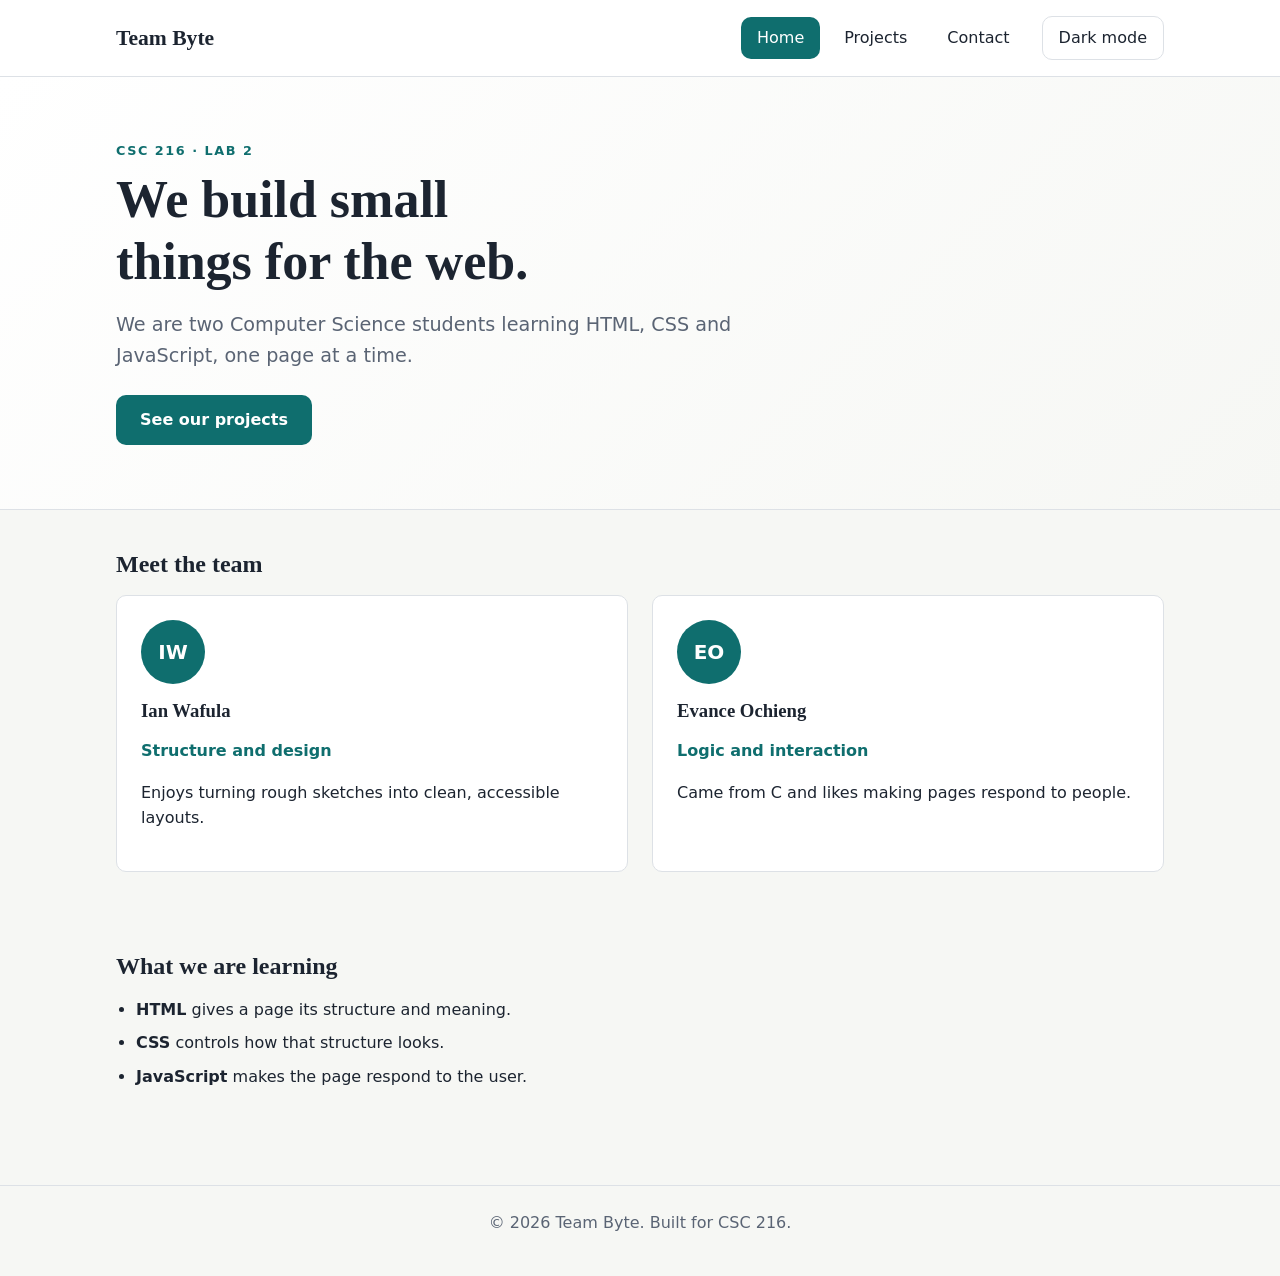
<file: team-website/index.html>
<!DOCTYPE html>
<html lang="en">
<head>
  <meta charset="UTF-8">
  <meta name="viewport" content="width=device-width, initial-scale=1.0">
  <meta name="description" content="Team Byte: a CSC 216 web development pair.">
  <title>Home | Team Byte</title>
  <link rel="stylesheet" href="css/styles.css">
  <script src="js/script.js" defer></script>
</head>
<body>
  <a class="skip-link" href="#main">Skip to main content</a>

  <header class="site-header">
    <div class="container header-inner">
      <a class="logo" href="index.html">Team Byte</a>
      <button class="nav-toggle" type="button" aria-expanded="false" aria-controls="site-nav">Menu</button>
      <nav id="site-nav" class="site-nav" aria-label="Main">
        <ul>
          <li><a href="index.html" aria-current="page">Home</a></li>
          <li><a href="projects.html">Projects</a></li>
          <li><a href="contact.html">Contact</a></li>
        </ul>
      </nav>
      <button class="theme-toggle" type="button" aria-pressed="false">Dark mode</button>
    </div>
  </header>

  <main id="main">
    <section class="hero">
      <div class="container">
        <p class="eyebrow">CSC 216 · Lab 2</p>
        <h1>We build small things for the web.</h1>
        <p class="lead">We are two Computer Science students learning HTML, CSS and JavaScript, one page at a time.</p>
        <a class="button" href="projects.html">See our projects</a>
      </div>
    </section>

    <section class="container section" aria-labelledby="team-heading">
      <h2 id="team-heading">Meet the team</h2>
      <div class="team-grid">
        <article class="card">
          <div class="avatar" aria-hidden="true">IW</div>
          <h3>Ian Wafula</h3>
          <p class="role">Structure and design</p>
          <p>Enjoys turning rough sketches into clean, accessible layouts.</p>
        </article>
        <article class="card">
          <div class="avatar" aria-hidden="true">EO</div>
          <h3>Evance Ochieng</h3>
          <p class="role">Logic and interaction</p>
          <p>Came from C and likes making pages respond to people.</p>
        </article>
      </div>
    </section>

    <section class="container section" aria-labelledby="learning-heading">
      <h2 id="learning-heading">What we are learning</h2>
      <ul class="skill-list">
        <li><strong>HTML</strong> gives a page its structure and meaning.</li>
        <li><strong>CSS</strong> controls how that structure looks.</li>
        <li><strong>JavaScript</strong> makes the page respond to the user.</li>
      </ul>
    </section>
  </main>

  <footer class="site-footer">
    <div class="container">
      <p>© <span id="year">2026</span> Team Byte. Built for CSC 216.</p>
    </div>
  </footer>
</body>
</html>
</file>
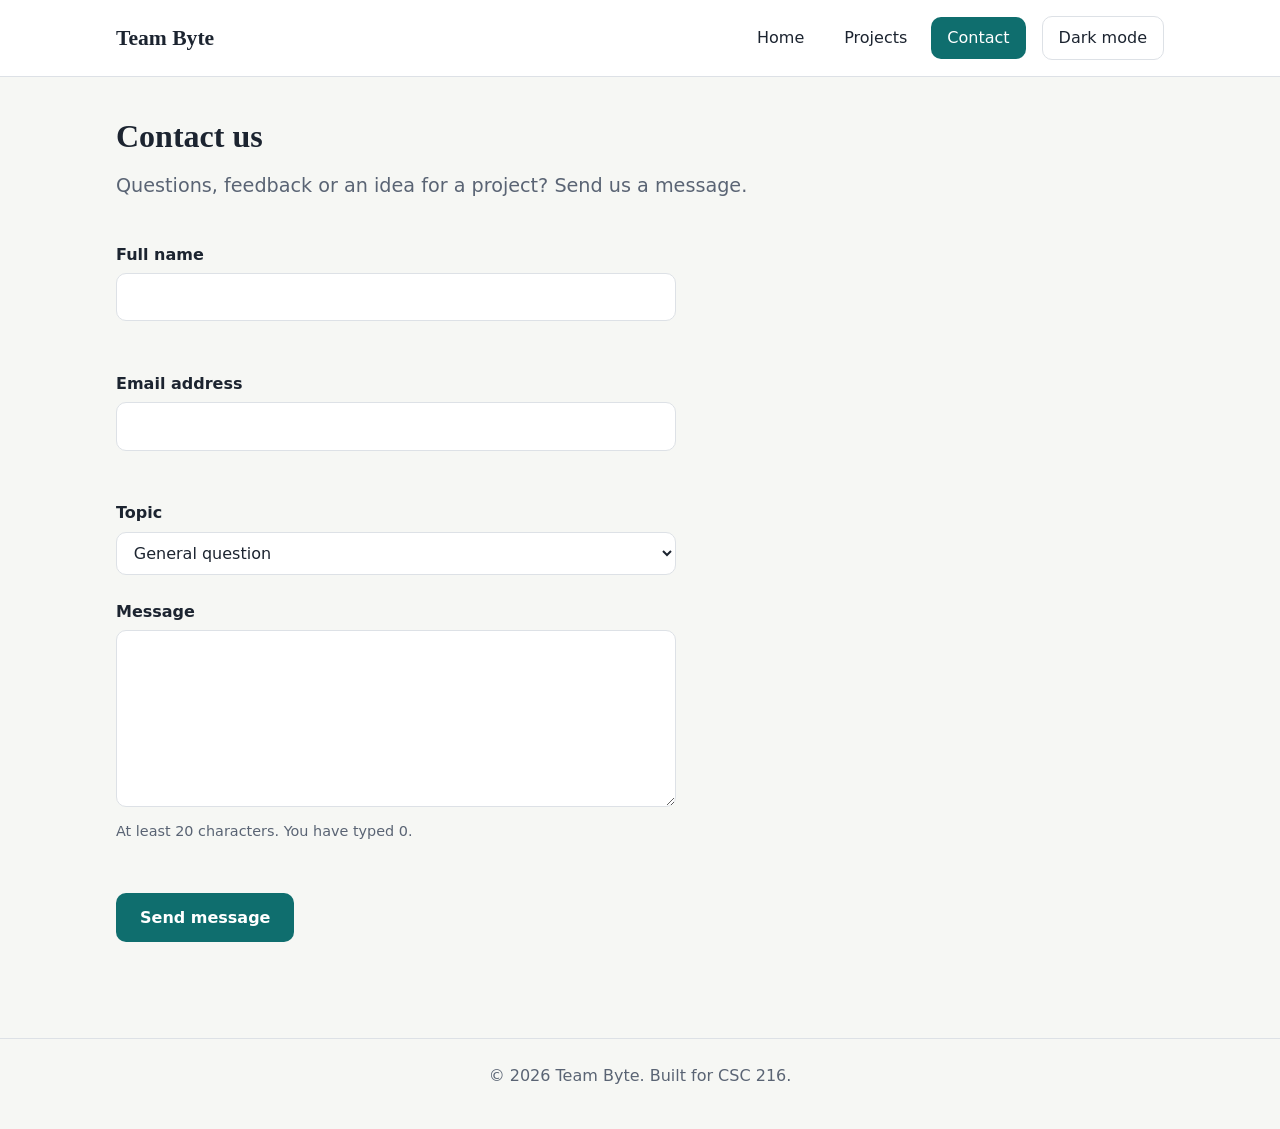
<file: team-website/contact.html>
<!DOCTYPE html>
<html lang="en">
<head>
  <meta charset="UTF-8">
  <meta name="viewport" content="width=device-width, initial-scale=1.0">
  <meta name="description" content="Send a message to Team Byte.">
  <title>Contact | Team Byte</title>
  <link rel="stylesheet" href="css/styles.css">
  <script src="js/script.js" defer></script>
</head>
<body>
  <a class="skip-link" href="#main">Skip to main content</a>

  <header class="site-header">
    <div class="container header-inner">
      <a class="logo" href="index.html">Team Byte</a>
      <button class="nav-toggle" type="button" aria-expanded="false" aria-controls="site-nav">Menu</button>
      <nav id="site-nav" class="site-nav" aria-label="Main">
        <ul>
          <li><a href="index.html">Home</a></li>
          <li><a href="projects.html">Projects</a></li>
          <li><a href="contact.html" aria-current="page">Contact</a></li>
        </ul>
      </nav>
      <button class="theme-toggle" type="button" aria-pressed="false">Dark mode</button>
    </div>
  </header>

  <main id="main" class="container">
    <header class="page-header">
      <h1>Contact us</h1>
      <p class="lead">Questions, feedback or an idea for a project? Send us a message.</p>
    </header>

    <form id="contact-form" class="contact-form" novalidate>
      <div class="field">
        <label for="name">Full name</label>
        <input type="text" id="name" name="name" autocomplete="name" required aria-describedby="name-error">
        <p class="error" id="name-error"></p>
      </div>

      <div class="field">
        <label for="email">Email address</label>
        <input type="email" id="email" name="email" autocomplete="email" required aria-describedby="email-error">
        <p class="error" id="email-error"></p>
      </div>

      <div class="field">
        <label for="topic">Topic</label>
        <select id="topic" name="topic">
          <option value="general">General question</option>
          <option value="collaboration">Collaboration</option>
          <option value="feedback">Feedback on our site</option>
        </select>
      </div>

      <div class="field">
        <label for="message">Message</label>
        <textarea id="message" name="message" rows="6" required minlength="20" aria-describedby="message-hint message-error"></textarea>
        <p class="hint" id="message-hint">At least 20 characters. You have typed <span id="char-count">0</span>.</p>
        <p class="error" id="message-error"></p>
      </div>

      <button class="button" type="submit">Send message</button>
      <p id="form-status" class="form-status" role="status"></p>
    </form>
  </main>

  <footer class="site-footer">
    <div class="container">
      <p>© <span id="year">2026</span> Team Byte. Built for CSC 216.</p>
    </div>
  </footer>
</body>
</html>
</file>
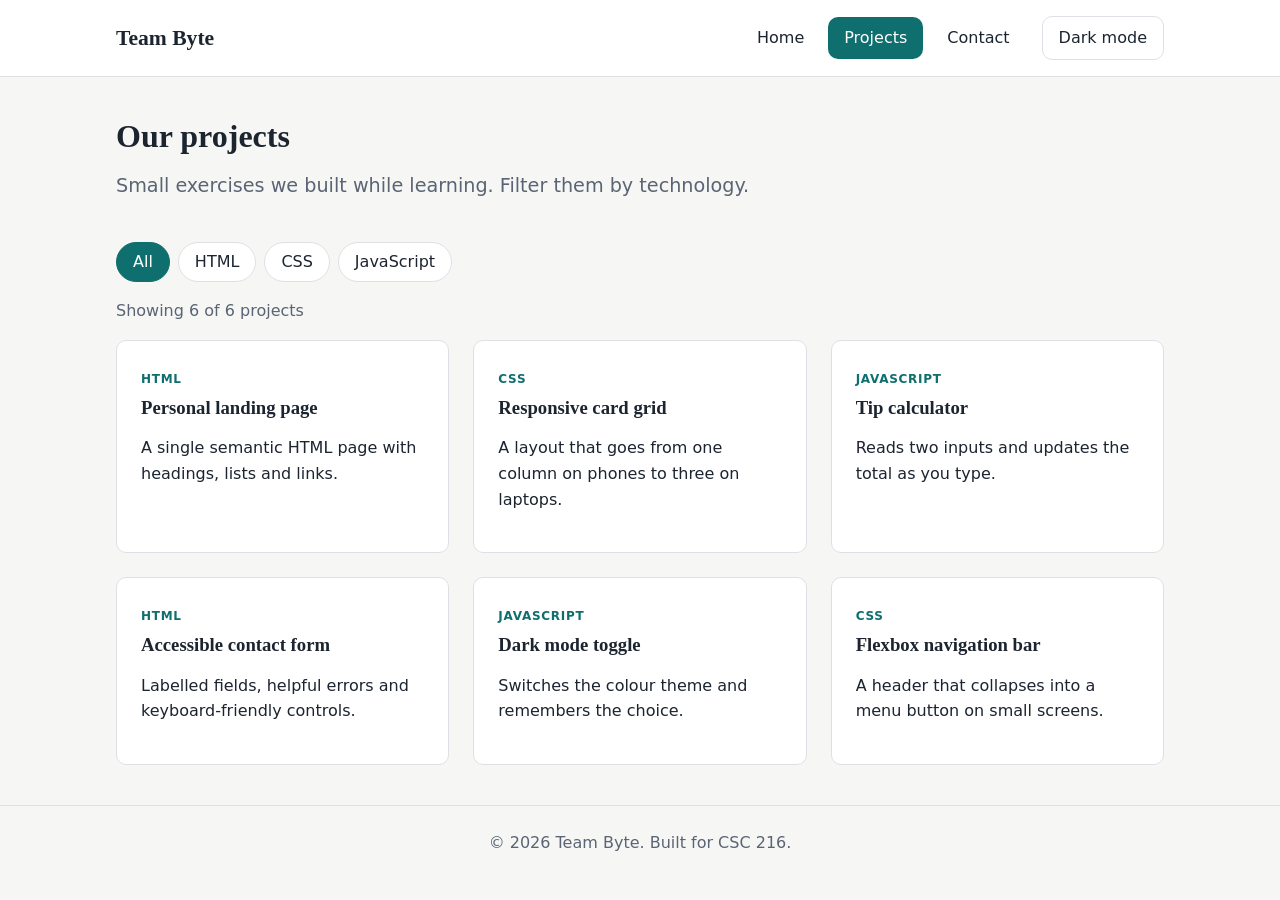
<file: team-website/projects.html>
<!DOCTYPE html>
<html lang="en">
<head>
  <meta charset="UTF-8">
  <meta name="viewport" content="width=device-width, initial-scale=1.0">
  <meta name="description" content="Projects built by Team Byte while learning web development.">
  <title>Projects | Team Byte</title>
  <link rel="stylesheet" href="css/styles.css">
  <script src="js/script.js" defer></script>
</head>
<body>
  <a class="skip-link" href="#main">Skip to main content</a>

  <header class="site-header">
    <div class="container header-inner">
      <a class="logo" href="index.html">Team Byte</a>
      <button class="nav-toggle" type="button" aria-expanded="false" aria-controls="site-nav">Menu</button>
      <nav id="site-nav" class="site-nav" aria-label="Main">
        <ul>
          <li><a href="index.html">Home</a></li>
          <li><a href="projects.html" aria-current="page">Projects</a></li>
          <li><a href="contact.html">Contact</a></li>
        </ul>
      </nav>
      <button class="theme-toggle" type="button" aria-pressed="false">Dark mode</button>
    </div>
  </header>

  <main id="main" class="container">
    <header class="page-header">
      <h1>Our projects</h1>
      <p class="lead">Small exercises we built while learning. Filter them by technology.</p>
    </header>

    <div class="filters" role="group" aria-label="Filter projects by technology">
      <button class="filter-btn" type="button" data-filter="all" aria-pressed="true">All</button>
      <button class="filter-btn" type="button" data-filter="html" aria-pressed="false">HTML</button>
      <button class="filter-btn" type="button" data-filter="css" aria-pressed="false">CSS</button>
      <button class="filter-btn" type="button" data-filter="js" aria-pressed="false">JavaScript</button>
    </div>

    <p id="project-count" class="project-count" aria-live="polite"></p>
    <div id="project-list" class="project-grid"></div>

    <noscript>
      <p>Turn on JavaScript to see the project list.</p>
    </noscript>
  </main>

  <footer class="site-footer">
    <div class="container">
      <p>© <span id="year">2026</span> Team Byte. Built for CSC 216.</p>
    </div>
  </footer>
</body>
</html>
</file>
<file: team-website/css/styles.css>
/* =====================================================
   Team website stylesheet (CSC 216, Lab 2)
   One file styles every page on the site.
   ===================================================== */

/* ---------- 1. Design tokens ---------- */
:root {
    --color-bg: #f6f7f4;
    --color-surface: #ffffff;
    --color-text: #1c2430;
    --color-muted: #5a6474;
    --color-primary: #0f6e6e;
    --color-primary-dark: #0a5050;
    --color-on-primary: #ffffff;
    --color-border: #dde1e6;
    --color-error: #b3261e;
    --color-success: #1e7b3a;
  
    --font-body: system-ui, -apple-system, "Segoe UI", Roboto, Arial, sans-serif;
    --font-heading: Georgia, "Times New Roman", serif;
  
    --space-1: 0.5rem;
    --space-2: 1rem;
    --space-3: 1.5rem;
    --space-4: 2.5rem;
    --space-5: 4rem;
  
    --radius: 10px;
    --max-width: 1080px;
  }
  
  body.dark {
    --color-bg: #11161d;
    --color-surface: #1a212b;
    --color-text: #e7ebf0;
    --color-muted: #a2abb9;
    --color-primary: #4fc1c1;
    --color-primary-dark: #83d8d8;
    --color-on-primary: #0b1f1f;
    --color-border: #2b3340;
    --color-error: #ff8a80;
    --color-success: #7ddc97;
    color-scheme: dark;
  }

/* ---------- 2. Base and reset ---------- */
*,
*::before,
*::after {
  box-sizing: border-box;
}

body {
  margin: 0;
  font-family: var(--font-body);
  font-size: 1rem;
  line-height: 1.6;
  color: var(--color-text);
  background-color: var(--color-bg);
  transition: background-color 0.3s ease, color 0.3s ease;
}

h1,
h2,
h3 {
  font-family: var(--font-heading);
  line-height: 1.2;
  margin: 0 0 var(--space-2);
}

p {
  margin: 0 0 var(--space-2);
}

a {
  color: var(--color-primary);
}

a:hover {
  color: var(--color-primary-dark);
}

img {
  max-width: 100%;
  display: block;
}

:focus-visible {
  outline: 3px solid var(--color-primary);
  outline-offset: 3px;
}

/* ---------- 3. Layout helpers ---------- */
.container {
    width: 100%;
    max-width: var(--max-width);
    margin-inline: auto;
    padding-inline: var(--space-2);
  }
  
  .section {
    padding-block: var(--space-4);
  }
  
  .skip-link {
    position: absolute;
    top: -4rem;
    left: var(--space-2);
    z-index: 100;
    padding: var(--space-1) var(--space-2);
    border-radius: var(--radius);
    background-color: var(--color-primary);
    color: var(--color-on-primary);
  }
  
  .skip-link:focus {
    top: var(--space-2);
  }

  /* ---------- 4. Header and navigation ---------- */
.site-header {
    position: sticky;
    top: 0;
    z-index: 10;
    background-color: var(--color-surface);
    border-bottom: 1px solid var(--color-border);
  }
  
  .header-inner {
    display: flex;
    flex-wrap: wrap;
    align-items: center;
    gap: var(--space-2);
    padding-block: var(--space-2);
  }
  
  .logo {
    margin-right: auto;
    font-family: var(--font-heading);
    font-size: 1.35rem;
    font-weight: 700;
    color: var(--color-text);
    text-decoration: none;
  }
  
  .site-nav ul {
    display: flex;
    gap: var(--space-1);
    margin: 0;
    padding: 0;
    list-style: none;
  }
  
  .site-nav a {
    display: block;
    padding: var(--space-1) var(--space-2);
    border-radius: var(--radius);
    color: var(--color-text);
    font-weight: 500;
    text-decoration: none;
  }
  
  .site-nav a:hover {
    background-color: var(--color-bg);
  }
  
  .site-nav a[aria-current="page"] {
    background-color: var(--color-primary);
    color: var(--color-on-primary);
  }
  
  .nav-toggle,
  .theme-toggle {
    padding: var(--space-1) var(--space-2);
    border: 1px solid var(--color-border);
    border-radius: var(--radius);
    background-color: transparent;
    color: var(--color-text);
    font: inherit;
    cursor: pointer;
  }
  
  .theme-toggle[aria-pressed="true"] {
    border-color: var(--color-primary);
    color: var(--color-primary);
  }
  
  .nav-toggle {
    display: none;
  }

  /* ---------- 5. Buttons and hero ---------- */
.button {
    display: inline-block;
    padding: 0.75rem 1.5rem;
    border: none;
    border-radius: var(--radius);
    background-color: var(--color-primary);
    color: var(--color-on-primary);
    font: inherit;
    font-weight: 600;
    text-decoration: none;
    cursor: pointer;
    transition: background-color 0.2s ease, transform 0.2s ease;
  }
  
  .button:hover {
    background-color: var(--color-primary-dark);
    color: var(--color-on-primary);
    transform: translateY(-2px);
  }
  
  .hero {
    padding-block: var(--space-5);
    background: linear-gradient(135deg, var(--color-surface), var(--color-bg));
    border-bottom: 1px solid var(--color-border);
  }
  
  .hero h1 {
    max-width: 18ch;
    font-size: clamp(2rem, 5vw, 3.25rem);
  }
  
  .eyebrow {
    margin-bottom: var(--space-1);
    color: var(--color-primary);
    font-size: 0.8rem;
    font-weight: 700;
    letter-spacing: 0.12em;
    text-transform: uppercase;
  }
  
  .lead {
    max-width: 55ch;
    margin-bottom: var(--space-3);
    color: var(--color-muted);
    font-size: 1.2rem;
  }
  
  .page-header {
    padding-block: var(--space-4) var(--space-2);
  }

  /* ---------- 6. Cards and grids ---------- */
.team-grid,
.project-grid {
  display: grid;
  grid-template-columns: repeat(auto-fit, minmax(260px, 1fr));
  gap: var(--space-3);
}

.card {
  padding: var(--space-3);
  border: 1px solid var(--color-border);
  border-radius: var(--radius);
  background-color: var(--color-surface);
}

.avatar {
  display: grid;
  place-items: center;
  width: 64px;
  height: 64px;
  margin-bottom: var(--space-2);
  border-radius: 50%;
  background-color: var(--color-primary);
  color: var(--color-on-primary);
  font-size: 1.25rem;
  font-weight: 700;
}

.role {
  color: var(--color-primary);
  font-weight: 600;
}

.skill-list {
  padding-left: 1.25rem;
}

.skill-list li {
  margin-bottom: var(--space-1);
}
/* ---------- 7. Projects page ---------- */
.filters {
    display: flex;
    flex-wrap: wrap;
    gap: var(--space-1);
    margin-bottom: var(--space-2);
  }
  
  .filter-btn {
    padding: 0.4rem 1rem;
    border: 1px solid var(--color-border);
    border-radius: 999px;
    background-color: var(--color-surface);
    color: var(--color-text);
    font: inherit;
    cursor: pointer;
  }
  
  .filter-btn[aria-pressed="true"] {
    border-color: var(--color-primary);
    background-color: var(--color-primary);
    color: var(--color-on-primary);
  }
  
  .project-count {
    color: var(--color-muted);
  }
  
  .tag {
    display: inline-block;
    margin-bottom: var(--space-1);
    color: var(--color-primary);
    font-size: 0.75rem;
    font-weight: 700;
    letter-spacing: 0.06em;
    text-transform: uppercase;
  }
  
  /* ---------- 8. Contact form ---------- */
  .contact-form {
    max-width: 560px;
    padding-bottom: var(--space-4);
  }
  
  .field {
    margin-bottom: var(--space-3);
  }
  
  label {
    display: block;
    margin-bottom: 0.35rem;
    font-weight: 600;
  }
  
  input,
  select,
  textarea {
    width: 100%;
    padding: 0.65rem 0.8rem;
    border: 1px solid var(--color-border);
    border-radius: var(--radius);
    background-color: var(--color-surface);
    color: var(--color-text);
    font: inherit;
  }
  
  input:focus,
  select:focus,
  textarea:focus {
    border-color: var(--color-primary);
  }
  
  input[aria-invalid="true"],
  textarea[aria-invalid="true"] {
    border-color: var(--color-error);
  }
  
  .hint,
  .error {
    margin: 0.35rem 0 0;
    font-size: 0.9rem;
  }
  
  .hint {
    color: var(--color-muted);
  }
  
  .error {
    min-height: 1.4em;
    color: var(--color-error);
  }
  
  .form-status {
    margin-top: var(--space-2);
    color: var(--color-success);
    font-weight: 600;
  }
/* ---------- 9. Footer ---------- */
.site-footer {
    margin-top: var(--space-4);
    padding-block: var(--space-3);
    border-top: 1px solid var(--color-border);
    color: var(--color-muted);
    text-align: center;
  }
  
  /* ---------- 10. Small screens ---------- */
  @media (max-width: 700px) {
    .nav-toggle {
      display: inline-block;
    }
  
    .site-nav {
      display: none;
      order: 3;
      width: 100%;
    }
  
    .site-nav.open {
      display: block;
    }
  
    .site-nav ul {
      flex-direction: column;
    }
  
    .section {
      padding-block: var(--space-3);
    }
  }
  
  /* ---------- 11. Respect reduced-motion preferences ---------- */
  @media (prefers-reduced-motion: reduce) {
    *,
    *::before,
    *::after {
      transition: none !important;
    }
  }
</file>
